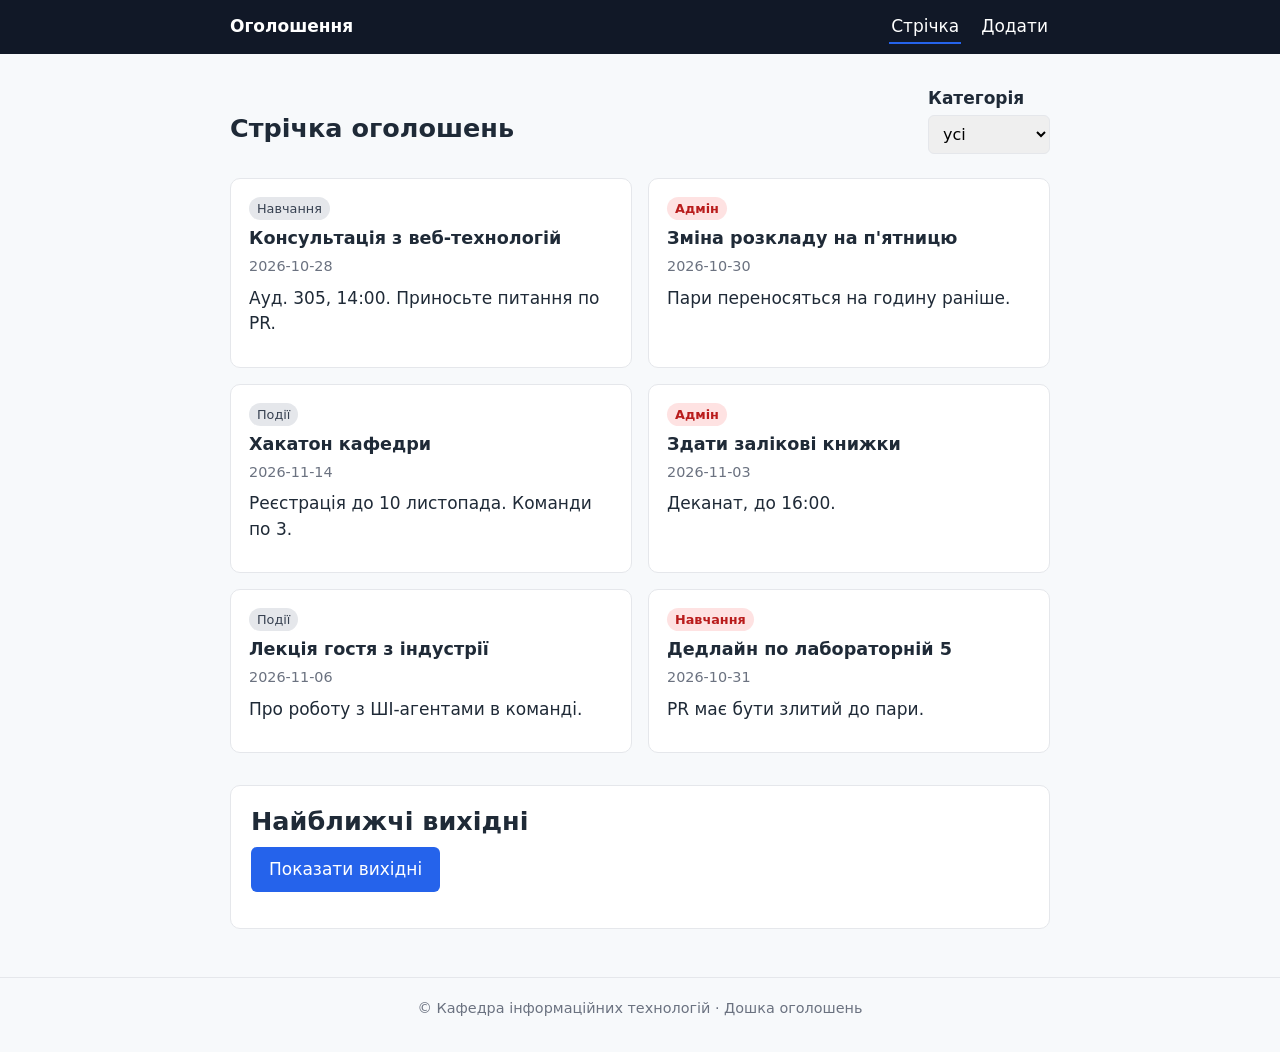
<file: index.html>
<!doctype html>
<html lang="uk">
<head>
  <meta charset="utf-8">
  <meta name="viewport" content="width=device-width, initial-scale=1">
  <title>Дошка оголошень кафедри</title>
  <link rel="stylesheet" href="style.css">
  <script src="app.js" defer></script>
</head>
<body>
  <header class="site-header">
    <div class="header-inner">
      <a class="logo" href="index.html">Оголошення</a>
      <nav class="nav" aria-label="Головна навігація">
        <ul>
          <li><a href="index.html" aria-current="page">Стрічка</a></li>
          <li><a href="add.html">Додати</a></li>
        </ul>
      </nav>
    </div>
  </header>

  <main>
    <section class="toolbar">
      <h1>Стрічка оголошень</h1>
      <div class="filter">
        <label for="category">Категорія</label>
        <select id="category">
          <option value="all">усі</option>
          <option value="навчання">навчання</option>
          <option value="події">події</option>
          <option value="адмін">адмін</option>
        </select>
      </div>
    </section>

    <section aria-labelledby="list-title">
      <h2 id="list-title" class="visually-hidden">Оголошення</h2>
      <ul id="list" class="cards"></ul>
      <p id="empty" class="muted" hidden>Нічого не знайдено.</p>
    </section>

    <section aria-labelledby="holidays-title" class="holidays">
      <h2 id="holidays-title">Найближчі вихідні</h2>
      <button id="holidays-btn" class="btn" type="button">Показати вихідні</button>
      <p id="holidays-status" class="muted" role="status" aria-live="polite"></p>
      <ul id="holidays-list" class="cards"></ul>
    </section>
  </main>

  <footer class="site-footer">
    <p>© Кафедра інформаційних технологій · Дошка оголошень</p>
  </footer>
</body>
</html>
</file>
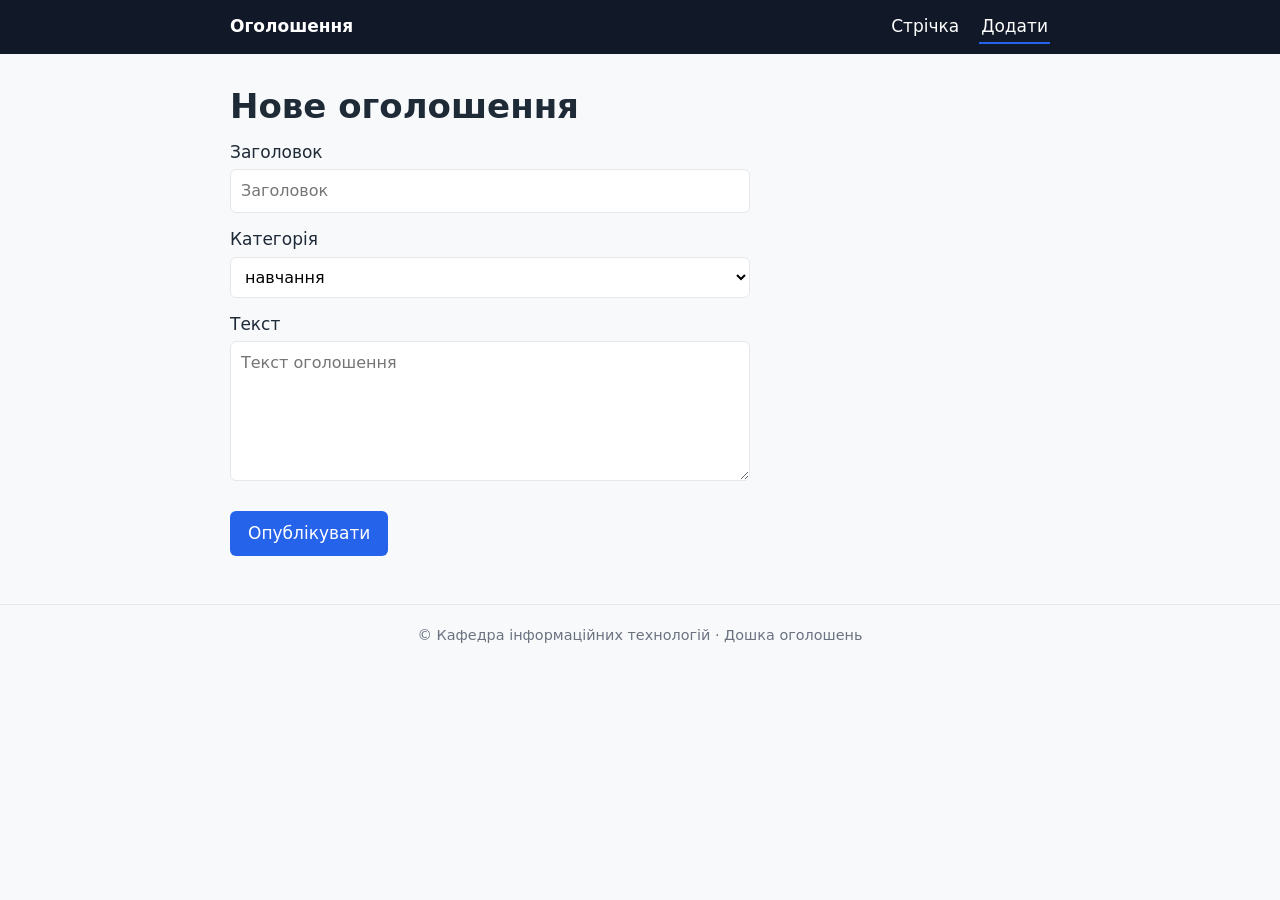
<file: add.html>
<!doctype html>
<html lang="uk">
<head>
  <meta charset="utf-8">
  <meta name="viewport" content="width=device-width, initial-scale=1">
  <title>Нове оголошення</title>
  <link rel="stylesheet" href="style.css">
</head>
<body>
  <header class="site-header">
    <div class="header-inner">
      <a class="logo" href="index.html">Оголошення</a>
      <nav class="nav" aria-label="Головна навігація">
        <ul>
          <li><a href="index.html">Стрічка</a></li>
          <li><a href="add.html" aria-current="page">Додати</a></li>
        </ul>
      </nav>
    </div>
  </header>

  <main>
    <h1>Нове оголошення</h1>

    <div class="form-box">
      <form method="post" action="/">
        <div>
          <label for="title">Заголовок</label>
          <input
            type="text"
            id="title"
            name="title"
            placeholder="Заголовок"
            required
          >
        </div>

        <div>
          <label for="category">Категорія</label>
          <select id="category" name="category">
            <option value="навчання">навчання</option>
            <option value="події">події</option>
            <option value="адмін">адмін</option>
          </select>
        </div>

        <div>
          <label for="text">Текст</label>
          <textarea
            id="text"
            name="text"
            rows="5"
            placeholder="Текст оголошення"
          ></textarea>
        </div>

        <div class="actions">
          <button type="submit" class="btn">Опублікувати</button>
        </div>
      </form>
    </div>
  </main>

  <footer class="site-footer">
    <p>© Кафедра інформаційних технологій · Дошка оголошень</p>
  </footer>
</body>
</html>
</file>
<file: style.css>
:root { --ink: #1f2a37; --paper: #f7f9fb; --accent: #2563eb; --accent-dark: #1d4ed8; --muted: #6b7280; --line: #e5e7eb; --urgent: #b91c1c; }
* { box-sizing: border-box; }
body { margin: 0; font-family: system-ui, -apple-system, "Segoe UI", sans-serif; font-size: 17px; line-height: 1.5; color: var(--ink); background: var(--paper); }
h1, h2, h3 { line-height: 1.2; margin: 0 0 0.4em; }
p { margin: 0 0 0.8em; }
.muted { color: var(--muted); }
.visually-hidden { position: absolute; width: 1px; height: 1px; overflow: hidden; clip: rect(0 0 0 0); }
main { max-width: 860px; margin: 0 auto; padding: 32px 20px 48px; }

.site-header { background: #111827; color: #fff; }
.header-inner { max-width: 860px; margin: 0 auto; padding: 14px 20px; display: flex; align-items: center; justify-content: space-between; gap: 24px; }
.logo { color: #fff; font-weight: 700; text-decoration: none; }
.nav ul { list-style: none; margin: 0; padding: 0; display: flex; gap: 18px; }
.nav a { color: #fff; text-decoration: none; padding: 6px 2px; border-bottom: 2px solid transparent; }
.nav a[aria-current="page"] { border-bottom-color: var(--accent); }

.toolbar { display: flex; justify-content: space-between; align-items: end; gap: 16px; margin-bottom: 24px; }
.filter label { display: block; font-weight: 600; margin-bottom: 4px; }
.filter select { padding: 8px 10px; font: inherit; font-size: 16px; border: 1px solid var(--line); border-radius: 6px; }

.cards { list-style: none; margin: 0; padding: 0; display: grid; grid-template-columns: repeat(2, 1fr); gap: 16px; }
.card { background: #fff; border: 1px solid var(--line); border-radius: 10px; padding: 16px 18px; }
.card h3 { font-size: 1.1rem; }
.card time { display: block; color: var(--muted); font-size: 0.9rem; margin-bottom: 8px; }
.tag { display: inline-block; font-size: 0.8rem; padding: 2px 8px; border-radius: 999px; background: #e5e7eb; color: #374151; margin-bottom: 8px; }
.tag.urgent { background: #fee2e2; color: var(--urgent); font-weight: 600; }

.form-box { max-width: 520px; }
.form-box input, .form-box select, .form-box textarea { width: 100%; padding: 9px 10px; font: inherit; font-size: 16px; border: 1px solid var(--line); border-radius: 6px; background: #fff; margin: 4px 0 14px; }
.actions { margin-top: 8px; }
.btn { display: inline-block; background: var(--accent); color: #fff; text-decoration: none; padding: 10px 18px; border: 0; border-radius: 6px; font: inherit; cursor: pointer; }
.btn:hover { background: var(--accent-dark); }
.btn:disabled { opacity: 0.6; cursor: progress; }

.holidays { margin-top: 32px; background: #fff; border: 1px solid var(--line); border-radius: 10px; padding: 20px; }
.holidays .cards { margin-top: 16px; }

.site-footer { border-top: 1px solid var(--line); padding: 20px; color: var(--muted); font-size: 0.9rem; text-align: center; }

@media (max-width: 600px) {
  .header-inner { flex-direction: column; align-items: flex-start; gap: 8px; }
  .toolbar { flex-direction: column; align-items: stretch; }
  .cards { grid-template-columns: 1fr; }
}
</file>
